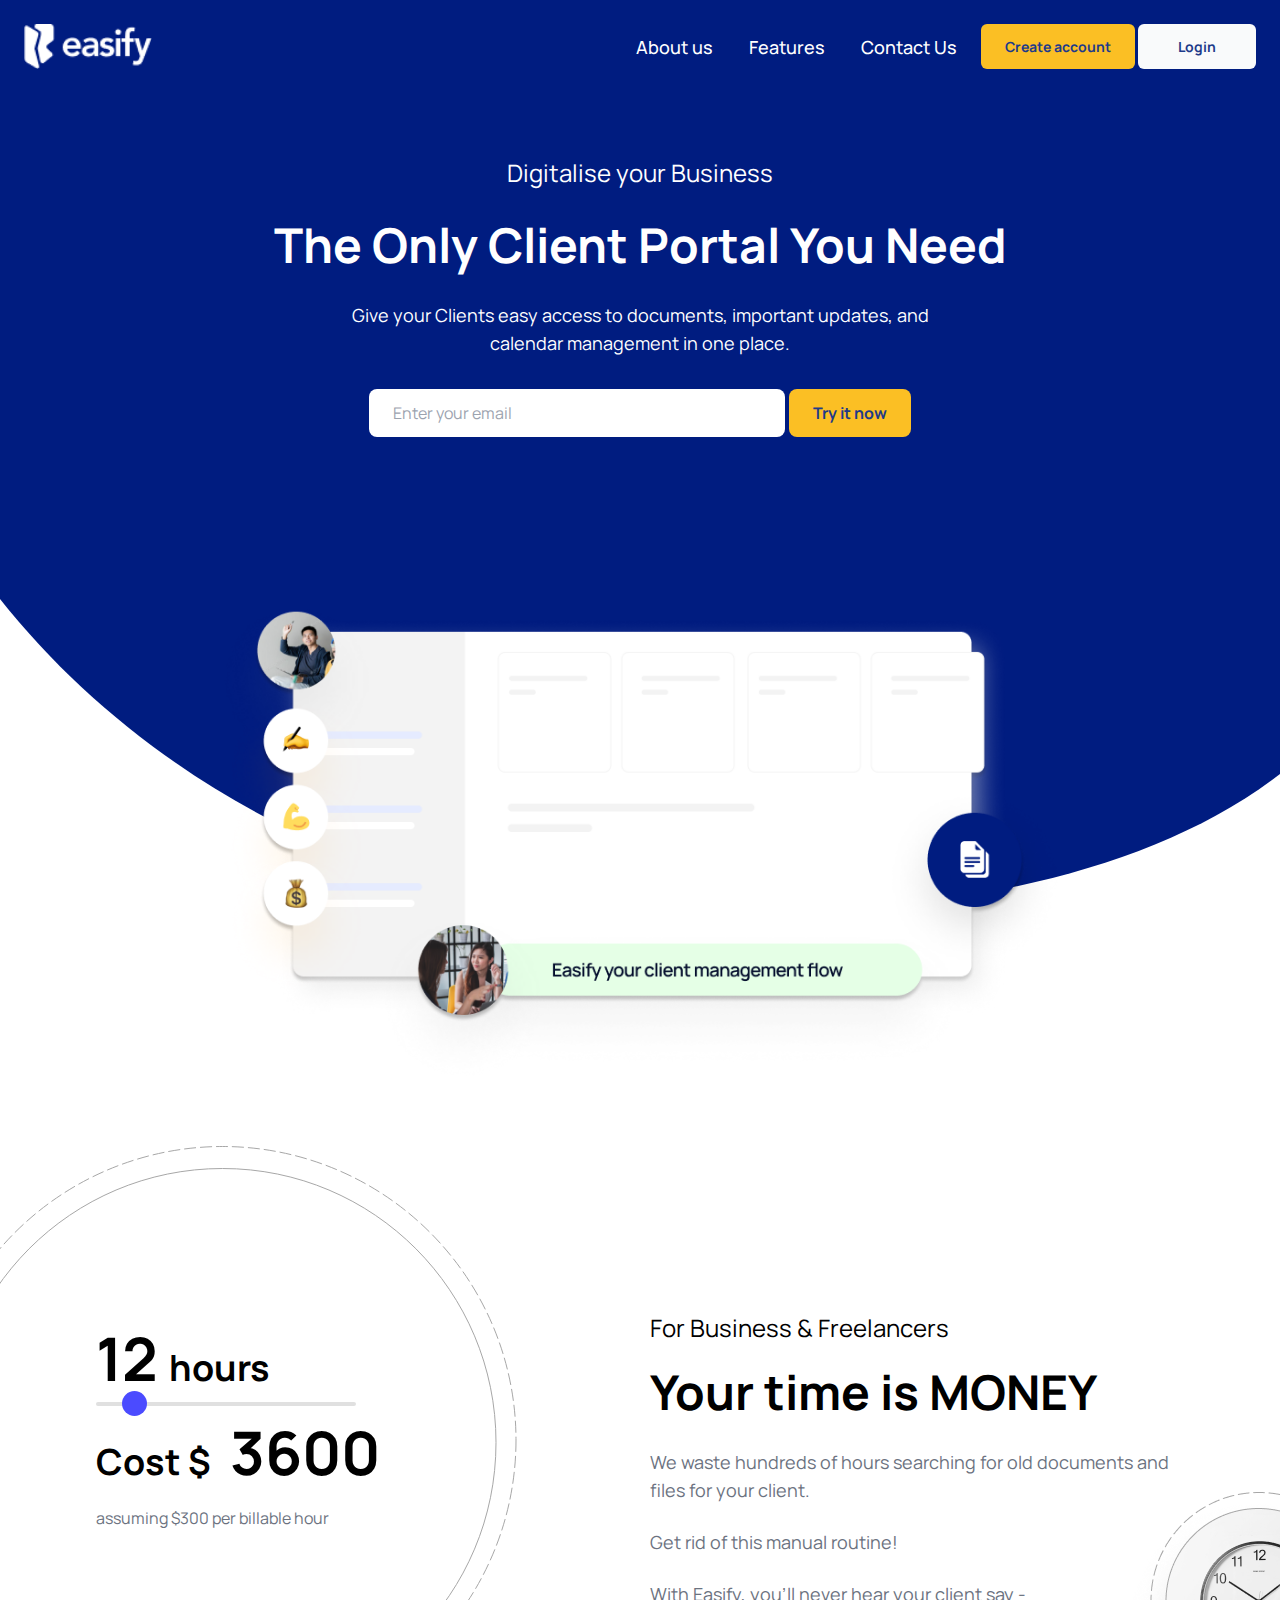
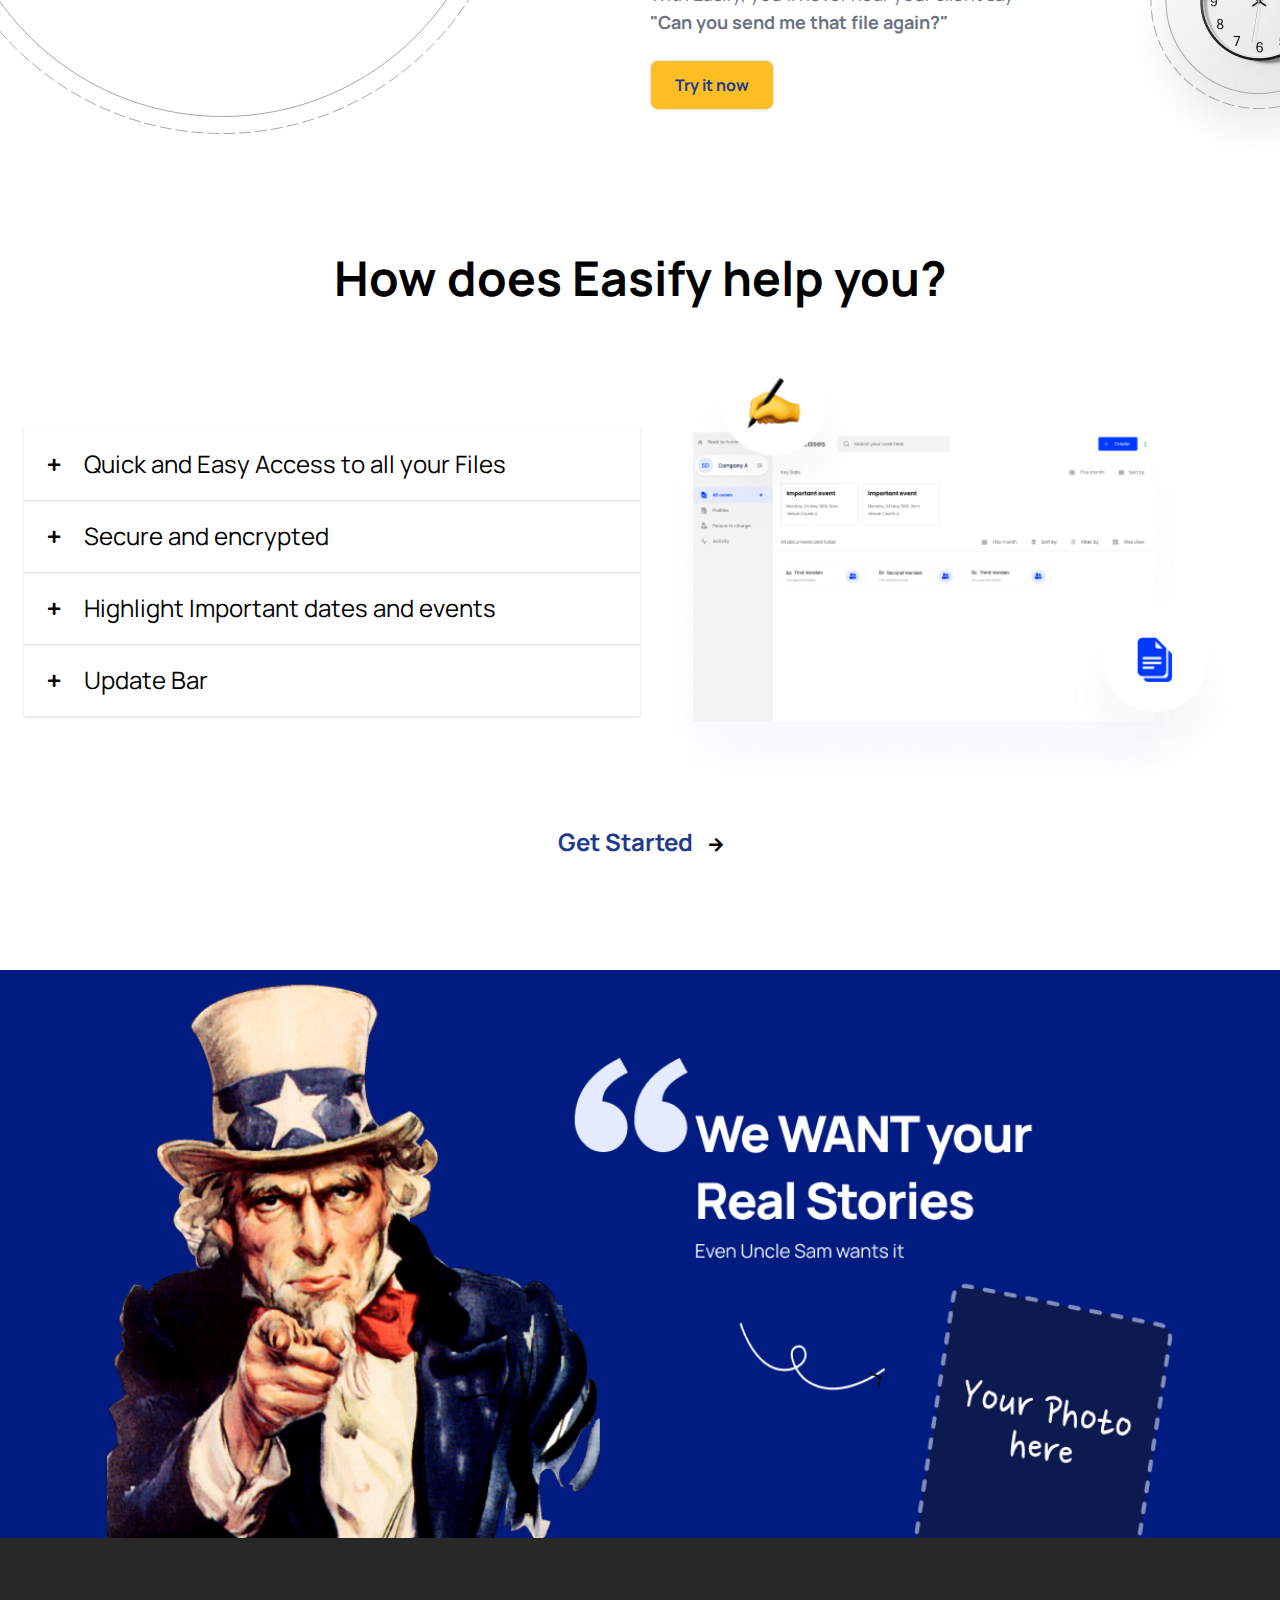
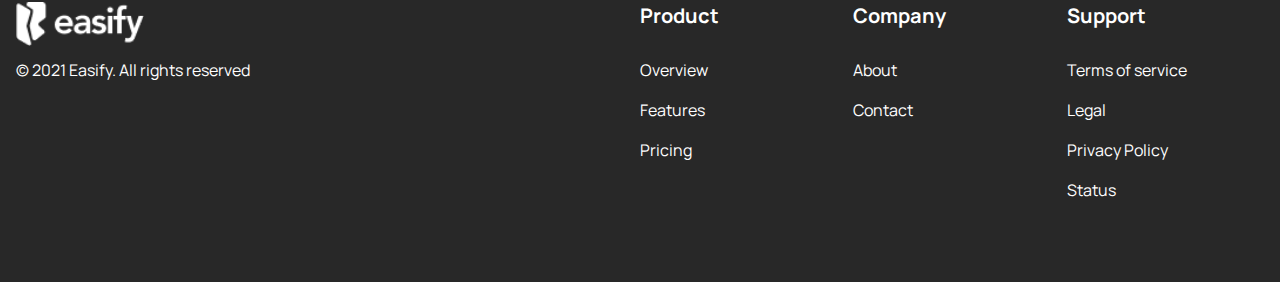
<file: index.html>
<!DOCTYPE html>
<html lang="en">
<head>
    <meta charset="UTF-8">
    <meta http-equiv="X-UA-Compatible" content="IE=edge">
    <meta name="viewport" content="width=device-width, initial-scale=1.0">
    <title>My easify</title>
    <link rel="preconnect" href="https://fonts.googleapis.com">
    <link rel="preconnect" href="https://fonts.gstatic.com" crossorigin>
    <link href="https://fonts.googleapis.com/css2?family=Manrope:wght@300;400;500;600;700;800&display=swap" rel="stylesheet">
    <link rel="stylesheet" href="./public/css/style.css">
    <link rel="stylesheet" href="./public/css/tailwind.css">
    <link rel="stylesheet" href="https://cdnjs.cloudflare.com/ajax/libs/font-awesome/5.15.4/css/all.min.css" integrity="sha512-1ycn6IcaQQ40/MKBW2W4Rhis/DbILU74C1vSrLJxCq57o941Ym01SwNsOMqvEBFlcgUa6xLiPY/NS5R+E6ztJQ==" crossorigin="anonymous" referrerpolicy="no-referrer" />
    <link rel="icon" href="./public/image/favicon.svg" type="image/svg+xml" sizes="16x16">
    
    
</head>
<body>
    <header>
        <!--Nav--> 
        <nav id="navbar" class="flex items-center justify-between flex-wrap bg-gray-800 p-6 fixed w-full z-10 top-0">
            <!-- Balance the logo size -->
            <div class="flex-shrink-0 flex items-center">
                <img class="block w-24 md:w-32" src="./public/image/Easify-logo.png">
            </div>
    
            <div class="block lg:hidden">
                <button id="nav-toggle" class="flex items-center px-3 py-2 rounded-lg text-white hover:text-yellow-400">
                    <i class="fas fa-bars"></i>
                </button>
            </div>
    
            <!-- font size same as "Give your clients" -->
            <div class="w-full flex-grow lg:flex lg:items-center lg:w-auto hidden lg:block pt-6 lg:pt-0">
                <ul class="list-reset lg:flex justify-end flex-1 items-center text-center md:text-left">
                    <li class="mr-3">
                        <a class="inline-block text-white no-underline hover:text-yellow-400 px-3 py-2 rounded-md text-lg font-medium" href="#business-freelancers">About us</a>
                    </li>
                    <li class="mr-3">
                        <a class="inline-block text-white no-underline hover:text-yellow-400 px-3 py-2 rounded-md text-lg font-medium" href="#Features">Features</a>
                    </li>
                    <li class="mr-3">
                        <a class="inline-block text-white no-underline hover:text-yellow-400 px-3 py-2 rounded-md text-lg font-medium" href="mailto:info@myeasify.com">Contact Us</a>
                    </li>

                    <!-- hover-color font -->
                    <div class="btn relative">
                        <button type="button" class="py-3 px-6 font-bold bg-yellow-400 hover:bg-yellow-200 text-blue-900 rounded-md"><a href='https://app.myeasify.com/register'>Create account</a>
                        </button>
                        <button type="button" class="py-3 px-10 font-bold bg-gray-50 text-blue-900 rounded-md hover:bg-blue-200"> <a href='https://app.myeasify.com/login'>Login</a>
                        </button>
                    </div>
                </ul>
            </div>
            <div class="absolute top-full p-4 left-0 w-full hidden lg:hidden md:w-full flex-grow lg:flex lg:items-center lg:w-auto lg:block pt-6 lg:pt-0" id="nav-content">
                <ul class="p-4 list-reset lg:flex justify-end flex-1 items-center text-center md:text-left border rounded-lg text-base">
                    <li class="">
                        <a class="inline-block text-white no-underline hover:text-yellow-400 px-3 py-2 rounded-md font-medium" href="#business-freelancers">About us</a>
                    </li>
                    <li class="">
                        <a class="inline-block text-white no-underline hover:text-yellow-400 px-3 py-2 rounded-md font-medium" href="#Features">Features</a>
                    </li>
                    <li class="mb-3">
                        <a class="inline-block text-white no-underline hover:text-yellow-400 px-3 py-2 rounded-md font-medium" href="mailto:info@myeasify.com">Contact Us</a>
                    </li>
                    <li class="mb-3">
                        <button type="button" class="w-full py-3 font-bold bg-yellow-400 hover:bg-yellow-200 text-blue-900 rounded-md text-sm md:text-base"> <a href='https://app.myeasify.com/register'>Create account</a>
                        </button>
                    </li>
                    <li>
                        <button type="button" class="w-full py-3 font-bold bg-gray-50 text-blue-900 rounded-md hover:bg-blue-200 text-sm md:text-base"> <a href='https://app.myeasify.com/login'>Login</a> 
                        </button>
                    </li>
                </ul>
            </div>
        </nav>
    </header>

    <!--content-->
    <section id="home-banner" class="mb-5 md:mb-40">
        <div class="absolute top-0 left-0 flex justify-center w-full overflow-hidden">
            <img class="h-oval w-auto max-w-none md:w-full md:h-auto" src="./public/image/Ellipse 95.svg">
        </div>

        <!-- Mobile, all move to left -->
        <div class="container relative px-4 py-7 md:py-16 mb-4 md:mb-24">
            <div class="text-left md:text-center"> 
                <!-- <div class="container"> --> 
                    <h3 class="mb-3 md:mb-8 text-base sm:text-xl md:text-2xl text-white">Digitalise your Business</h3>
                    <h1 class="mb-3 md:mb-8 text-xl sm:text-4xl md:text-5xl font-bold text-white">The Only Client Portal You Need</h1>
                    <p class="w-400 max-w-full mx-auto text-white text-xs md:text-lg">Give your Clients easy access to documents, important updates, and calendar management in one place.</p>
                    <div class="relative flex flex-col sm:flex-row gap-1 mt-8 mb-10 md:mb-0 justify-center md:hidden">
                            <input class="absolute w-full md:w-auto top-0 md:top-2 px-4 py-3 md:px-6 md:py-3 focus:outline-none rounded-lg p-3 text-gray-800 bg-white md:flex-0 md:w-1/3 text-sm md:text-base" placeholder="Enter your email"/>
                            <button class="absolute top-1 right-2 sm:top-3 md:right-1/3 px-4 py-2 md:px-3 md:py-2 rounded-lg text-blue-900 font-bold bg-yellow-400 hover:bg-yellow-200 text-sm md:text-base"><a href='https://app.myeasify.com/register'>Try it now</a></button>
                    </div>
                    <div class="flex flex-col sm:flex-row gap-1 mt-8 justify-center invisible md:visible">
                        <input class="px-3 py-2 md:px-6 md:py-3 focus:outline-none rounded-lg p-3 text-gray-800 bg-white md:flex-0 md:w-1/3 text-sm md:text-base" placeholder="Enter your email"/>
                        <button class="px-3 md:px-6 py-2 md:py-3 rounded-lg bg-yellow-400 hover:bg-yellow-200 text-blue-900 font-bold text-sm md:text-base">
                            <a href='https://app.myeasify.com/register'></a>
                            Try it now</a></button>
                    </div>    
                <!-- </div> -->
            </div>
        </div>

        <img id="easify-web-app" class="relative w-full md:w-3/4 lg:w-2/3 mx-auto mb-36 md:mb-0" src="./public/image/Group 617.png">
    </section> 

    
    <section id="business-freelancers">        
        <div class="relative">
            <!-- <img class="absolute left-0" src="/easify-landing-page/public/image/Ellipse 92.png">    -->
            <div class="container mb-24 md:mb-20">
                <div class="grid grid-cols-1 md:grid-cols-2 gap-8 md:gap-5 px-6 md:px-20 py-12 md:py-16">
                    <div class="">
                        <img class="absolute left-0 bottom-10 sm:w-64 md:w-auto invisible md:visible pointer-events-none" draggable="false" src="./public/image/Group 616.svg">
                         
                        <img class="absolute top-28 left-1/2 transform -translate-x-1/2 -translate-y-1/2 w-64 md:hidden pointer-events-none" draggable="false" src="./public/image/Group 614.svg"> 

                        <div class="flex flex-col md:absolute left-24 top-20 z-10 mb-16 md:mb-0 text-left items-center">
                            <div>
                                <div class="">
                                    <span id="rangeValue" class="leading-tight mb-4 text-xl md:text-6xl font-bold">12</span>
                                    <span class="ml-2 py-1 md:py-4 text-base md:text-4xl font-bold">hours</span>
                                </div>                        
                                    <!-- <input type="range" min="1" max="100" value="20" class="rounded-lg overflow-hidden appearance-none bg-gray-400 h-3 w-3/6 mb-4" id="myRange"> -->
                                    <input type="range" min="1" max="100" value="12" class="slider h-1 w-11/12 mb-4 rounded-lg" id="myRange">
        
                                <div class="mb-3 md:mb-6 py-1 md:py-0"> 
                                    <span class="py-3 md:py-4 text-base md:text-4xl font-bold">Cost $</span>
                                    <span id="totalCost" class="ml-4 leading-tight text-xl md:text-6xl font-bold">3600</span>
                                </div>
                                <p class="text-xs md:text-base text-gray-500">assuming $300 per billable hour</p>
                            </div>       
                        </div>
                    </div>
                    
                    
                    <div class="text-left"> 
                        <h3 class="text-base md:text-2xl leading-tight mb-3 md:mb-6">
                            For Business & Freelancers
                        </h3>
                        <h1 class="text-xl md:text-5xl leading-tight mb-4 md:mb-8 font-bold">
                            Your time is MONEY
                        </h1>
                        <p class="text-xs md:text-lg leading-tight mb-2 md:mb-6 text-gray-500">
                            We waste hundreds of hours searching for old documents and files for your client.
                        </p>
                        <p class="text-xs md:text-lg leading-tight mb-2 md:mb-6 text-gray-500">
                            Get rid of this manual routine!
                        </p>
                        <p class="text-xs md:text-lg leading-tight text-gray-500">
                            With Easify, you'll never hear your client say - 
                        </p>
                        <p class="text-xs md:text-lg leading-tight mb-4 md:mb-6 text-gray-500 font-bold">
                            "Can you send me that file again?"
                        </p>
                        <button class="px-3 md:px-6 py-2 md:py-3 border button rounded-lg text-blue-900  bg-yellow-400 hover:bg-yellow-200 text-xs md:text-base font-bold">
                            <a href='https://app.myeasify.com/register'>Try it now</a>
                           
                        </button>
                    </div>
                </div>   
            </div>  
            <img class="absolute right-0 bottom-0 w-2/12 md:w-auto" src="./public/image/Group 615.png">   
        </div>
          
    </section>

    <section id="Features">
        <div class="container mx-auto mt-12 mb-4 md:mb-28">
            <div class="px-10 flex">
                <div class="w-full">
                    <h3 class="md:mb-4 text-xl md:text-5xl leading-tight text-center font-bold">
                        How does Easify help you?
                    </h1>
                </div>
            </div>
            <div class="px-6 py-4 grid grid-cols-1 md:grid-cols-2">
                <div class="flex items-center">
                    <div class="py-2 w-full mx-auto">
                        <div class="">
                            <div class="tab w-full overflow-hidden shadow hover:bg-blue-100">
                                <input class="absolute opacity-0" id="tab-single-one" type="radio" name="tabs2">
                                <div class="flex items-center">
                                    <span class="p-4 md:p-6">
                                        <i class="fas fa-plus text-xs md:text-sm text-center"></i>
                                    </span> 
                                    <label class="block px-1 py-3 md:p-0 leading-normal cursor-pointer text-sm md:text-2xl" for="tab-single-one"> Quick and Easy Access to all your Files</label>
                                </div>
                                
                                <div class="tab-content overflow-hidden leading-normal">
                                <p class="px-5 py-3 md:p-5 text-gray-500 ml-5 text-xs md:text-base">You can securely upload, store, and organize all case documents in one place. No more trobles from your clients to ask you to send the documents to them again.</p>
                                </div>
                            </div>
                            <div class="tab w-full overflow-hidden shadow hover:bg-blue-100">
                                <input class="absolute opacity-0" id="tab-single-two" type="radio" name="tabs2">
                                <div class="flex items-center">
                                    <span class="p-4 md:p-6">
                                        <i class="fas fa-plus text-xs md:text-sm text-center"></i>
                                    </span>
                                    <label class="block px-1 py-3 md:p-0  leading-normal cursor-pointer text-sm md:text-2xl" for="tab-single-two">  Secure and encrypted</label>
                                </div>
                                <div class="tab-content overflow-hidden leading-normal">
                                <p class="px-5 py-3 md:p-5 text-gray-500 ml-5 text-xs md:text-base">All your data is secured with "AES-256, SSL Encryption and SHA-2 and 2048-bit encryption. In layman's terms, all of your saved files with Easify will remain private from prying eyes and ears.</p>
                                </div>
                            </div>
                            <div class="tab w-full overflow-hidden shadow hover:bg-blue-100">
                                <input class="absolute opacity-0" id="tab-single-three" type="radio" name="tabs2">
                                <div class="flex items-center">
                                    <span class="p-4 md:p-6">
                                        <i class="fas fa-plus text-xs md:text-sm text-center"></i>
                                    </span>
                                    <label class="block px-1 py-3 md:p-0  leading-normal cursor-pointer text-sm md:text-2xl" for="tab-single-three"> Highlight Important dates and events</label>
                                </div>
                                <div class="tab-content overflow-hidden leading-normal">
                                <p class="px-5 py-3 md:p-5 text-gray-500 ml-5 text-xs md:text-base">Allow your clients to view the status of their projects anytime, anywhere. Highlight key dates and events.</p>
                                </div>
                            </div>
                            <div class="tab w-full overflow-hidden shadow hover:bg-blue-100">
                                <input class="absolute opacity-0" id="tab-single-four" type="radio" name="tabs2">
                                <div class="flex items-center">
                                    <span class="p-4 md:p-6">
                                        <i class="fas fa-plus text-xs md:text-sm text-center"></i>
                                    </span>
                                    <label class="block px-1 py-3 md:p-0  leading-normal cursor-pointer text-sm md:text-2xl" for="tab-single-four">Update Bar</label>
                                </div>
                                <div class="tab-content overflow-hidden leading-normal text-">
                                <p class="px-5 py-3 md:p-5 text-gray-500 ml-5 text-xs md:text-base">Keep your clients at ease by giving them real time status updates.</p>
                                </div>
                            </div>
                        </div>
                    </div>
                </div>

                <div class="flex flex-col items-center">
                    <img class="w-full mx-auto" src="./public/image/Group 613.png" >                 
                </div>                
            </div>
            <div class="text-center mb-20 md:mb-0">
                <a class="text-blue-900 font-bold text-base md:text-2xl hover:text-yellow-600" href="https://app.myeasify.com/register">Get Started</a><i class="fas fa-arrow-right ml-4"></i>
                </a> 
            </div>
            
        </div>
    </section>

    <section id="uncle-banner">
        <div class="container flex justify-center">
            <img class="w-10/12" src="./public/image/Group 618.png">
            <!-- <div class="relative px-10 grid grid-cols-2 gap-6">
                <div class="col-span-1">
                    <img class="absolute md:relative bottom-0 h-5/6 md:h-full md:w-full" src="/easify-landing-page/public/image/pngegg 1.png">
                </div>

                <div class="relative col-span-1 mt-10">
                    <div class="absolute right-full mr-4 top-0 w-10">
                        <img src="/easify-landing-page/public/image/“.png">
                    </div>

                    <div class="text-white">
                        <h1 class="sm:text-2xl md:text-5xl leading-tight">
                            We WANT your Real Stories
                        </h1>
                        <p class="md:text-base lg:text-xl">
                            Even Uncle Sam wants it
                        </p>
                        <img class="px-auto flex justify-center w-20 h-20 md:w-auto md:h-auto" src="/easify-landing-page/public/image/Arrow.png">
                    </div>

                    <div class="absolute bottom-0 right-0 h-20 w-20 md:h-auto md:w-auto">
                        <img class="" src="/easify-landing-page/public/image/Your Photo Here.png">
                    </div>
                </div>
            </div> -->
        </div>
    </section>
    <!-- </div> -->

    <!--footer-->
    <footer class="footer py-8 sm:py-12" id="footer">
        <div class="container mx-auto px-4 text-white">
          <div class="sm:flex sm:flex-wrap sm:-mx-4 md:py-4">
            <div class="px-4 md:w-1/2 mb-10 md:mb-0">
                <img class="w-24 md:w-32 mb-3"  src="./public/image/Easify-logo.png">
                <p class="text-xs md:text-base">&copy; 2021 Easify. All rights reserved</p>
            </div>
            <div class="md:w-1/12 xl:w-1/6 sm:mx-auto mb-8 md:mb-0 ml-4 md:ml-0">
                <h5 class="mb-3 md:mb-7 text-base md:text-xl font-bold">Product</h5>
                <ul class="cursor-pointer text-xs md:text-base">
                    <li class="mb-2 md:mb-4 hover:text-yellow-400" href="#">Overview</li>
                    <li class="mb-2 md:mb-4 hover:text-yellow-400" href="#">Features</li>
                    <li class="mb-2 md:mb-4 hover:text-yellow-400" href="#">Pricing</li>
                </ul>
            </div>
            <div class="md:w-1/12 xl:w-1/6 sm:mx-auto mb-8 md:mb-0 ml-4 md:ml-0">
                <h5 class="mb-3 md:mb-7 text-base md:text-xl font-bold">Company</h5>
                <ul class="cursor-pointer text-xs md:text-base">
                    <li class="mb-2 md:mb-4 hover:text-yellow-400" href="#">About</li>
                    <li class="mb-2 md:mb-4 hover:text-yellow-400" href="#">Contact</li>
                </ul>
            </div>
            <div class="md:w-1/12 xl:w-1/6 sm:mx-auto mb-8 md:mb-0 ml-4 md:ml-0">
                <h5 class="mb-3 md:mb-7 text-base md:text-xl font-bold">Support</h5>
                <ul class="cursor-pointer text-xs md:text-base">
                  <li class="mb-2 md:mb-4 hover:text-yellow-400" href="#">Terms of service</li>
                  <li class="mb-2 md:mb-4 hover:text-yellow-400" href="#">Legal</li>
                  <li class="mb-2 md:mb-4 hover:text-yellow-400" href="#">Privacy Policy</li>
                  <li class="mb-2 md:mb-4 hover:text-yellow-400" href="#">Status</li>
                </ul>
            </div>
          </div>
        </div>
    </footer>

    <script>
        /* Javascript to toggle the menu */
        document.getElementById('nav-toggle').onclick = function(){
            document.getElementById("nav-content").classList.toggle("hidden");
        }

        /* Optional Javascript to close the radio button version by clicking it again */
        var myRadios = document.getElementsByName('tabs2');
        var setCheck;
        var x = 0;
        for(x = 0; x < myRadios.length; x++){
            myRadios[x].onclick = function(){
                if(setCheck != this){
                     setCheck = this;
                }else{
                    this.checked = false;
                    setCheck = null;
            }
            };
        }

        var slider = document.getElementById("myRange");
        var output = document.getElementById("rangeValue");
        var totalCost = document.getElementById("totalCost");
        output.innerHTML = slider.value; // Display the default slider value

        // Update the current slider value (each time you drag the slider handle)
        slider.oninput = function() {
            output.innerHTML = this.value;
            totalCost.innerHTML = this.value * 300
        }
        
     </script>
</body>
</html>
</file>
<file: public/css/style.css>
*{
    font-family: 'Manrope', sans-serif;
}

#navbar {
    background-color: #001C80;
    position: sticky;
    top: 0;
    z-index: 999;
    transition: background-color 0.3s ease;
    font-size: 14px;
}

#nav-content{
    background-color: #001C80;
}

#footer {
    background-color: #282828;
}

#uncle-banner{
    background-color: #001c80;
}

/* Tab content - closed */
.tab-content {
    max-height: 0;
    -webkit-transition: max-height .35s;
    -o-transition: max-height .35s;
    transition: max-height .35s;
}

/* :checked - resize to full height */
.tab input:checked ~ .tab-content {
    max-height: 100vh;
}

/* Label formatting when open */
.tab input:checked + label{
/*@apply text-xl p-5 border-l-2 border-indigo-500 bg-gray-100 text-indigo*/
    /*.text-xl*/
    /*.p-5*/
}

/* Icon */
/* .tab label::after {
    float:left;
    top: 0;
    display: block;
    width: 1.5em;
    height: 1.5em;
    line-height: 1.5;
    font-size: 1.25rem;
    text-align: center;
    -webkit-transition: all .35s;
    -o-transition: all .35s;
    transition: all .35s;
} */
/* Icon formatting - closed */
/* .tab input[type=radio] + label::after {
    content: "+";
    font-weight:bold; /*.font-bold*/
} */

/* Icon formatting - open */
.tab input[type=radio]:checked + label::after {
    border-radius: 9999px;
}


/* @media screen and (-webkit-min-device-pixel-ratio: 0) {
    input[type="range"]::-webkit-slider-thumb {
        width: 15px;
        -webkit-appearance: none;
        appearance: none;
        height: 15px;
        cursor: ew-resize;
        background: #FFF;
        box-shadow: -405px 0 0 400px blue;
        border-radius: 50%;
    }
} */
  
  .slider {
    -webkit-appearance: none;
    width: 100%;
    height: 25px;
    background: #d3d3d3;
    outline: none;
    opacity: 0.7;
    -webkit-transition: .2s;
    transition: opacity .2s;
  }
  
  .slider:hover {
    opacity: 1;
  }
  
  .slider::-webkit-slider-thumb {
    -webkit-appearance: none;
    appearance: none;
    width: 25px;
    height: 25px;
    background: blue;
    cursor: pointer;
    border-radius: 50%;
    
  }
  
  .slider::-moz-range-thumb {
    width: 5px;
    height: 1px;
    background: #04AA6D;
    cursor: pointer;
  }

/* #footer{
    justify-content: center;
    align-items: flex-start;
} */

/* #easify-web-app{ 
    position: absolute;
    width: 836px;
    height: 441px;
    left: 179.5px;
    top: 533px;
} */
</file>
